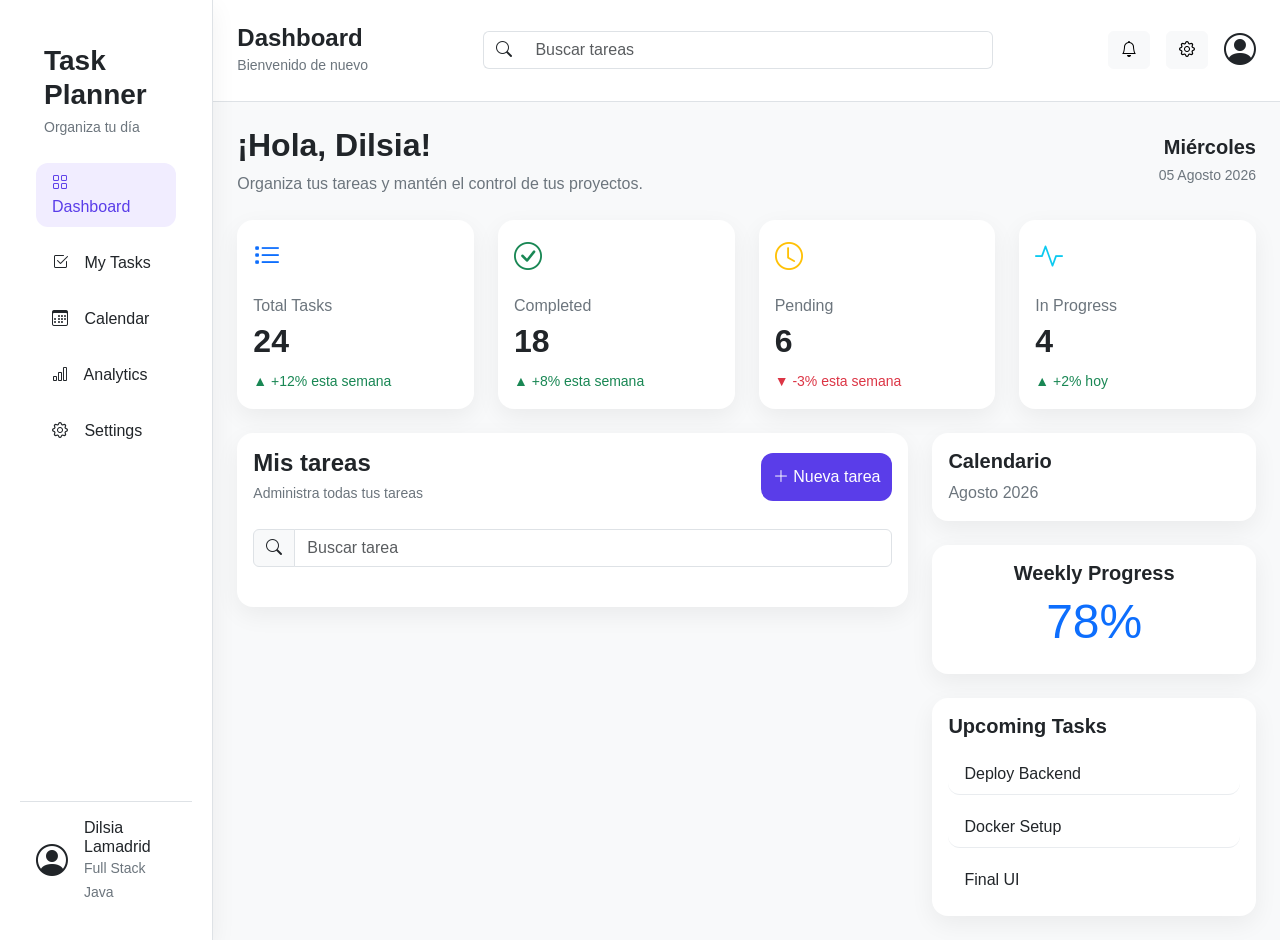
<file: index.html>
<!DOCTYPE html>
<html lang="es">

<head>
    <meta charset="UTF-8">
    <meta name="viewport" content="width=device-width, initial-scale=1.0">
    <title>Task Planner</title>
    <!-- Bootstrap CSS -->
    <link href="https://cdn.jsdelivr.net/npm/bootstrap@5.3.8/dist/css/bootstrap.min.css" rel="stylesheet">

    <!-- Bootstrap Icons -->

    <link rel="stylesheet" href="https://cdn.jsdelivr.net/npm/bootstrap-icons@1.13.1/font/bootstrap-icons.min.css">

    <!-- CSS -->

    <link rel="stylesheet" href="./frontend/css/styles.css">

</head>

<body>

    <!-- App Layout -->
    <div class="container-fluid">
        <div class="row vh-100">

            <!-- Sidebar -->
            <aside class="col-2 p-0">
                <nav class="d-flex flex-column h-100 bg-white border-end">

                    <!-- Logo -->
                    <div class="p-4">
                        <h3 class="fw-bold mb-1">Task Planner</h3>
                        <small class="text-secondary">Organiza tu día</small>
                    </div>

                    <!-- Navigation -->
                    <ul class="nav flex-column px-3">

                        <li class="nav-item mb-2">
                            <a href="#" class="nav-link active">
                                <i class="bi bi-grid"></i>
                                Dashboard
                            </a>
                        </li>

                        <li class="nav-item mb-2">
                            <a href="#" class="nav-link text-dark">
                                <i class="bi bi-check2-square"></i>
                                My Tasks
                            </a>
                        </li>

                        <li class="nav-item mb-2">
                            <a href="#" class="nav-link text-dark">
                                <i class="bi bi-calendar3"></i>
                                Calendar
                            </a>
                        </li>

                        <li class="nav-item mb-2">
                            <a href="#" class="nav-link text-dark">
                                <i class="bi bi-bar-chart"></i>
                                Analytics
                            </a>
                        </li>

                        <li class="nav-item">
                            <a href="#" class="nav-link text-dark">
                                <i class="bi bi-gear"></i>
                                Settings
                            </a>
                        </li>

                    </ul>

                    <!-- User -->
                    <div class="mt-auto p-3 border-top">

                        <div class="d-flex align-items-center">

                            <div class="me-3">
                                <i class="bi bi-person-circle fs-2"></i>
                            </div>

                            <div>
                                <h6 class="mb-0">Dilsia Lamadrid</h6>
                                <small class="text-secondary">
                                    Full Stack Java
                                </small>
                            </div>

                        </div>

                    </div>

                </nav>

            </aside>

            <!-- Main -->
            <main class="col-10 p-0">

                <!-- Header -->

                <header class="d-flex justify-content-between align-items-center p-4 border-bottom bg-white">

                    <div>
                        <h4 class="mb-0 fw-bold">Dashboard</h4>
                        <small class="text-secondary">
                            Bienvenido de nuevo
                        </small>
                    </div>

                    <div class="input-group w-50">

                        <span class="input-group-text bg-white border-end-0">
                            <i class="bi bi-search"></i>
                        </span>

                        <input type="text" class="form-control border-start-0" placeholder="Buscar tareas">

                    </div>

                    <div class="d-flex align-items-center gap-3">

                        <button class="btn btn-light">
                            <i class="bi bi-bell"></i>
                        </button>

                        <button class="btn btn-light">
                            <i class="bi bi-gear"></i>
                        </button>

                        <i class="bi bi-person-circle fs-2"></i>

                    </div>

                </header>

                <!-- Welcome -->
                <section class="d-flex justify-content-between align-items-center px-4 py-4">

                    <div>

                        <h2 class="fw-bold mb-2">
                            ¡Hola, Dilsia!
                        </h2>

                        <p class="text-secondary mb-0">
                            Organiza tus tareas y mantén el control de tus proyectos.
                        </p>

                    </div>

                    <div class="text-end">

                        <h5 class="fw-semibold mb-1">
                            Miércoles
                        </h5>

                        <small class="text-secondary">
                            05 Agosto 2026
                        </small>

                    </div>

                </section>

                <!-- KPI -->

                <section class="container-fluid px-4 mb-4">

                    <div class="row g-4">

                        <div class="col-lg-3">

                            <div class="card h-100">

                                <div class="card-body">

                                    <i class="bi bi-list-task fs-3 text-primary"></i>

                                    <p class="text-secondary mt-3 mb-1">
                                        Total Tasks
                                    </p>

                                    <h2 class="fw-bold">
                                        24
                                    </h2>

                                    <small class="text-success">
                                        ▲ +12% esta semana
                                    </small>

                                </div>

                            </div>

                        </div>

                        <div class="col-lg-3">

                            <div class="card h-100">

                                <div class="card-body">

                                    <i class="bi bi-check-circle fs-3 text-success"></i>

                                    <p class="text-secondary mt-3 mb-1">
                                        Completed
                                    </p>

                                    <h2 class="fw-bold">
                                        18
                                    </h2>

                                    <small class="text-success">
                                        ▲ +8% esta semana
                                    </small>

                                </div>

                            </div>

                        </div>

                        <div class="col-lg-3">

                            <div class="card h-100">

                                <div class="card-body">

                                    <i class="bi bi-clock fs-3 text-warning"></i>

                                    <p class="text-secondary mt-3 mb-1">
                                        Pending
                                    </p>

                                    <h2 class="fw-bold">
                                        6
                                    </h2>

                                    <small class="text-danger">
                                        ▼ -3% esta semana
                                    </small>

                                </div>

                            </div>

                        </div>

                        <div class="col-lg-3">

                            <div class="card h-100">

                                <div class="card-body">

                                    <i class="bi bi-activity fs-3 text-info"></i>

                                    <p class="text-secondary mt-3 mb-1">
                                        In Progress
                                    </p>

                                    <h2 class="fw-bold">
                                        4
                                    </h2>

                                    <small class="text-success">
                                        ▲ +2% hoy
                                    </small>

                                </div>

                            </div>

                        </div>

                    </div>

                </section>

                <!-- Content -->
                <section class="container-fluid px-4 pb-4">

                    <div class="row g-4">

                        <!-- Task Section -->
                        <div class="col-8">

                            <div class="card">

                                <div class="card-body">

                                    <div class="d-flex justify-content-between align-items-center mb-4">

                                        <div>
                                            <h4 class="fw-bold mb-1">
                                                Mis tareas
                                            </h4>

                                            <small class="text-secondary">
                                                Administra todas tus tareas
                                            </small>
                                        </div>

                                        <button class="btn btn-primary" data-bs-toggle="modal"
                                            data-bs-target="#newTaskModal">

                                            <i class="bi bi-plus-lg"></i>
                                            Nueva tarea

                                        </button>

                                    </div>

                                    <!-- Buscador -->
                                    <div class="input-group mb-4">

                                        <span class="input-group-text">
                                            <i class="bi bi-search"></i>
                                        </span>

                                        <input type="text" class="form-control" placeholder="Buscar tarea">

                                    </div>

                                    <!-- Lista de tareas -->

                                    <template id="taskTemplate">
                                        <div class="list-group-item p-3">
                                            <h6 class="task-name"></h6>
                                            <p class="task-description"></p>
                                            <small class="task-date"></small>

                                            <div class="mt-2">
                                                <button type="button"
                                                    class="btn btn-sm btn-outline-success done-button">
                                                    <i class="bi bi-check-lg"></i>
                                                </button>

                                                <button type="button"
                                                    class="btn btn-sm btn-outline-danger delete-button">
                                                    <i class="bi bi-trash"></i>
                                                </button>
                                            </div>
                                        </div>
                                    </template>

                                    <div class="list-group" id="taskList">

                                    </div>

                                </div>

                            </div>
                            
                        </div>


                        <!-- Right Panel -->
                        <div class="col-4">

                            <div class="d-flex flex-column gap-4">

                                <!-- Calendar -->
                                <div class="card">

                                    <div class="card-body">

                                        <h5 class="fw-bold">
                                            Calendario
                                        </h5>

                                        <p class="text-secondary mb-0">
                                            Agosto 2026
                                        </p>
                                    </div>
                                </div>

                                <!-- Progress -->
                                <div class="card">

                                    <div class="card-body text-center">

                                        <h5 class="fw-bold">
                                            Weekly Progress
                                        </h5>

                                        <h1 class="display-5 text-primary">
                                            78%
                                        </h1>

                                    </div>

                                </div>


                                <!-- Upcoming -->
                                <div class="card">

                                    <div class="card-body">

                                        <h5 class="fw-bold mb-3">
                                            Upcoming Tasks
                                        </h5>

                                        <ul class="list-group list-group-flush">

                                            <li class="list-group-item">
                                                Deploy Backend
                                            </li>

                                            <li class="list-group-item">
                                                Docker Setup
                                            </li>

                                            <li class="list-group-item">
                                                Final UI
                                            </li>

                                        </ul>

                                    </div>

                                </div>

                            </div>

                        </div>

                    </div>

                </section>


                <!-- New Task Modal -->
                <div class="modal fade" id="newTaskModal" tabindex="-1" aria-labelledby="newTaskModalLabel"
                    aria-hidden="true">

                    <div class="modal-dialog modal-dialog-centered">

                        <div class="modal-content">

                            <div class="modal-header">

                                <h5 class="modal-title" id="newTaskModalLabel">
                                    Nueva tarea
                                </h5>

                                <button type="button" class="btn-close" data-bs-dismiss="modal" aria-label="Cerrar">
                                </button>

                            </div>

                            <div class="modal-body">

                                <form id="newTaskForm">

                                    <!-- Nombre -->
                                    <div class="mb-3">

                                        <label for="newTaskNameInput" class="form-label">
                                            Nombre
                                        </label>

                                        <input type="text" class="form-control" id="newTaskNameInput"
                                            placeholder="Nombre de la tarea">

                                    </div>

                                    <div id="formError" class="alert alert-danger d-none" role="alert">
                                        Por favor, completa todos los campos.
                                    </div>

                                    <!-- Descripción -->
                                    <div class="mb-3">

                                        <label for="newTaskDescriptionInput" class="form-label">
                                            Descripción
                                        </label>

                                        <textarea class="form-control" id="newTaskDescriptionInput" rows="3"
                                            placeholder="Describe la tarea">
                        </textarea>

                                    </div>

                                    <!-- Fecha -->
                                    <div class="mb-3">

                                        <label for="newTaskDateInput" class="form-label">
                                            Fecha de entrega
                                        </label>

                                        <input type="date" class="form-control" id="newTaskDateInput">

                                    </div>

                                    <!-- Estado -->
                                    <div class="mb-3">

                                        <label for="newTaskStatusInput" class="form-label">
                                            Estado
                                        </label>

                                        <select class="form-select" id="newTaskStatusInput">

                                            <option value="" selected>
                                                Selecciona un estado
                                            </option>

                                            <option value="pending">
                                                Pendiente
                                            </option>

                                            <option value="progress">
                                                En progreso
                                            </option>

                                            <option value="completed">
                                                Completada
                                            </option>

                                        </select>

                                    </div>

                                    <button type="submit" class="btn btn-primary w-100">

                                        Crear tarea

                                    </button>

                                </form>

                            </div>

                        </div>

                    </div>


                </div>



                <!-- Bootstrap JS -->
                <script src="https://cdn.jsdelivr.net/npm/bootstrap@5.3.8/dist/js/bootstrap.bundle.min.js"></script>

                <!-- JS -->

                <script src="./frontend/js/taskManager.js"></script>
                <script src="./frontend/js/index.js"></script>

</body>

</html>
</file>
<file: frontend/css/styles.css>
:root {

    /* Colores */

    --primary: #5A3DE9;
    --primary-light: #F1EDFF;

    --background: #F8F9FA;

    --white: #FFFFFF;

    --text: #212529;

    --text-light: #6C757D;

    --border: #E9ECEF;

    --success: #22C55E;

    --warning: #F59E0B;

    --danger: #EF4444;

    /* Sombras */

    --shadow: 0 8px 24px rgba(0,0,0,.06);

    /* Bordes */

    --radius: 16px;

}

*{
    margin:0;
    padding:0;
    box-sizing:border-box;
}

body{

    font-family: Inter, sans-serif;

    background: var(--background);

    color: var(--text);

}

aside{

    background: var(--white);

    box-shadow: var(--shadow);

    z-index:100;

}

main{

    background: var(--background);

    overflow-y:auto;

}
nav{

    padding:20px;

}

.nav-link{

    color:var(--text);

    border-radius:12px;

    margin-bottom:8px;

    transition:.3s;

}

.nav-link:hover{

    background:var(--primary-light);

    color:var(--primary);

}

.nav-link.active{

    background:var(--primary-light);

    color:var(--primary);

}

.nav-link i{

    margin-right:12px;

}

.btn-primary{

    background:var(--primary);

    border:none;

    border-radius:12px;

    padding:12px;

}

.btn-primary:hover{

    background:#4d34c8;

}
.card{

    border:none;

    border-radius:var(--radius);

    box-shadow:var(--shadow);

}

/* Task Cards */

.list-group {
    gap: 12px;
}

.list-group-item {
    border: 1px solid var(--border);
    border-radius: 12px !important;
    background-color: var(--white);
    transition: 0.2s ease;
}

.list-group-item:hover {
    box-shadow: var(--shadow);
}

/* Información de las tareas */

.list-group-item h6 {
    color: var(--text);
}

.list-group-item p {
    font-size: 0.9rem;
}

.list-group-item small {
    font-size: 0.8rem;
}
</file>
